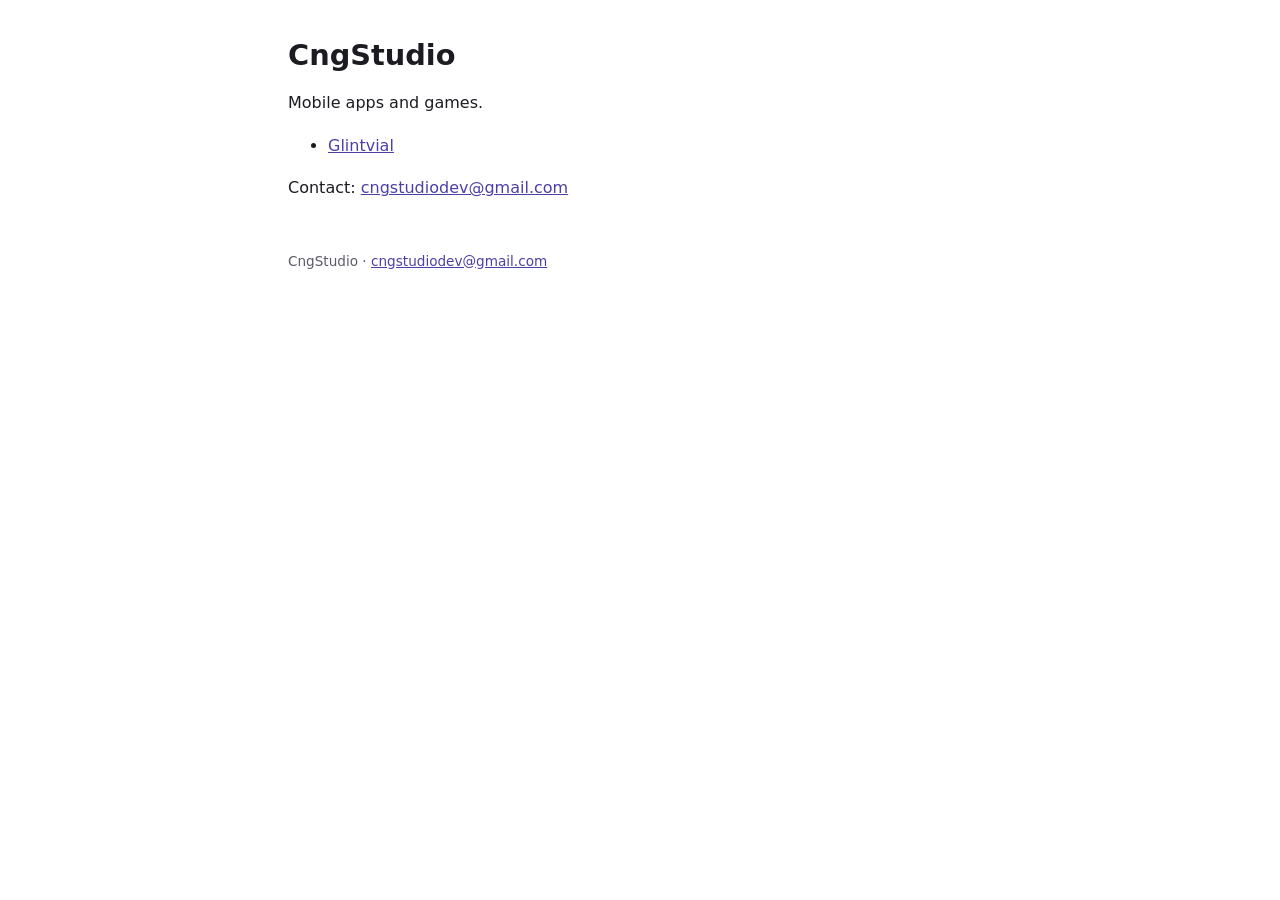
<file: index.html>
<!doctype html>
<html lang="en">
<head>
<meta charset="utf-8">
<meta name="viewport" content="width=device-width,initial-scale=1">
<title>CngStudio</title>
<meta name="description" content="CngStudio mobile apps and games.">
<meta name="robots" content="index,follow">
<link rel="stylesheet" href="/assets/style.css">
</head>
<body>
<main>
<p class="nav"></p>
<h1>CngStudio</h1><p>Mobile apps and games.</p><ul><li><a href="/glintvial/">Glintvial</a></li></ul><p>Contact: <a href="mailto:cngstudiodev@gmail.com">cngstudiodev@gmail.com</a></p>
<footer>CngStudio &middot; <a href="mailto:cngstudiodev@gmail.com">cngstudiodev@gmail.com</a></footer>
</main>
</body>
</html>
</file>
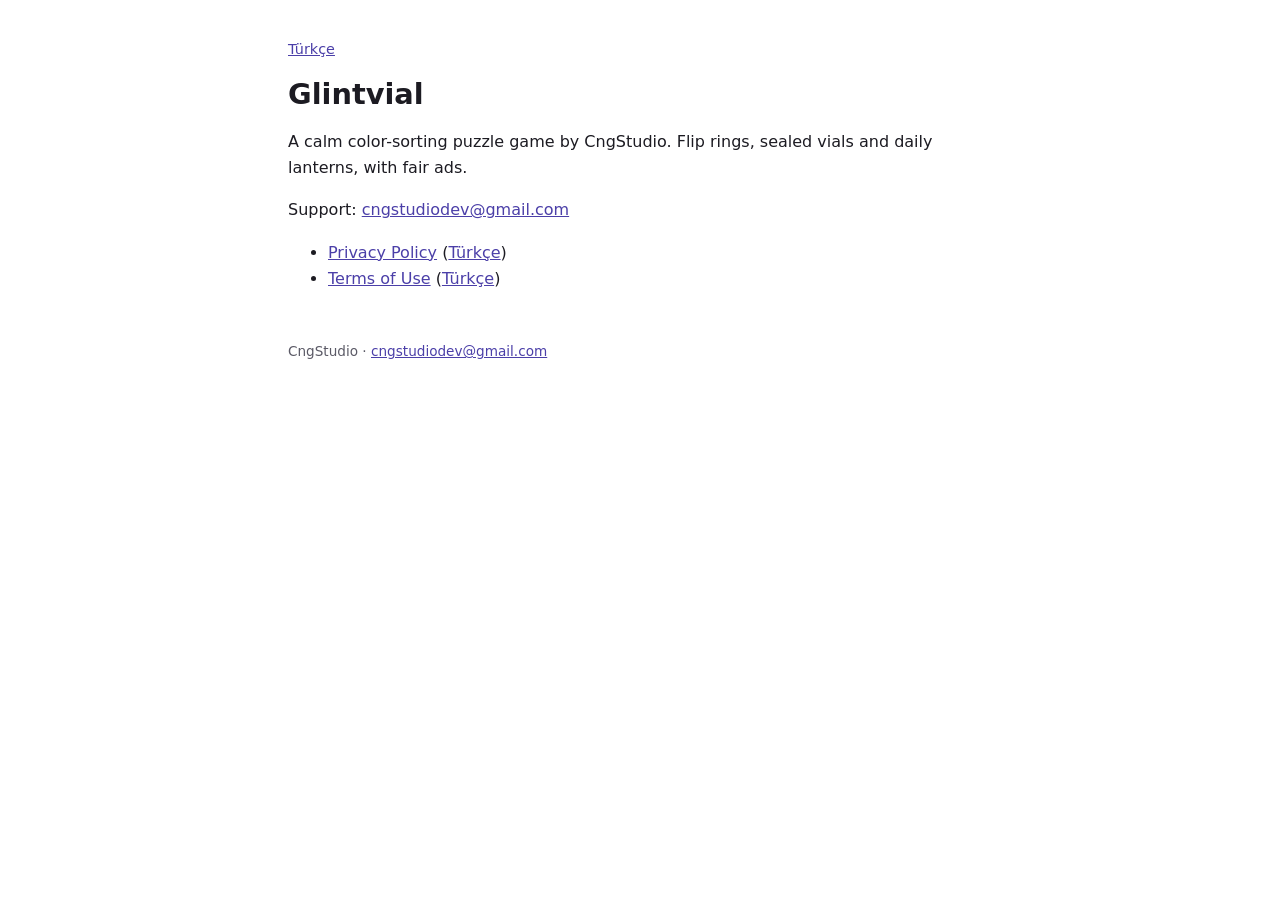
<file: glintvial/index.html>
<!doctype html>
<html lang="en">
<head>
<meta charset="utf-8">
<meta name="viewport" content="width=device-width,initial-scale=1">
<title>Glintvial by CngStudio</title>
<meta name="description" content="Glintvial support and legal documents.">
<meta name="robots" content="index,follow">
<link rel="alternate" hreflang="tr" href="https://cngstudiodev.github.io/glintvial/tr/">
<link rel="stylesheet" href="/assets/style.css">
</head>
<body>
<main>
<p class="nav"><a href="/glintvial/tr/">Türkçe</a></p>
<h1>Glintvial</h1>
<p>A calm color-sorting puzzle game by CngStudio. Flip rings, sealed vials and daily lanterns, with fair ads.</p>
<p>Support: <a href="mailto:cngstudiodev@gmail.com">cngstudiodev@gmail.com</a></p>
<ul><li><a href="/glintvial/privacy/">Privacy Policy</a> (<a href="/glintvial/privacy/tr/">Türkçe</a>)</li><li><a href="/glintvial/terms/">Terms of Use</a> (<a href="/glintvial/terms/tr/">Türkçe</a>)</li></ul>
<footer>CngStudio &middot; <a href="mailto:cngstudiodev@gmail.com">cngstudiodev@gmail.com</a></footer>
</main>
</body>
</html>
</file>
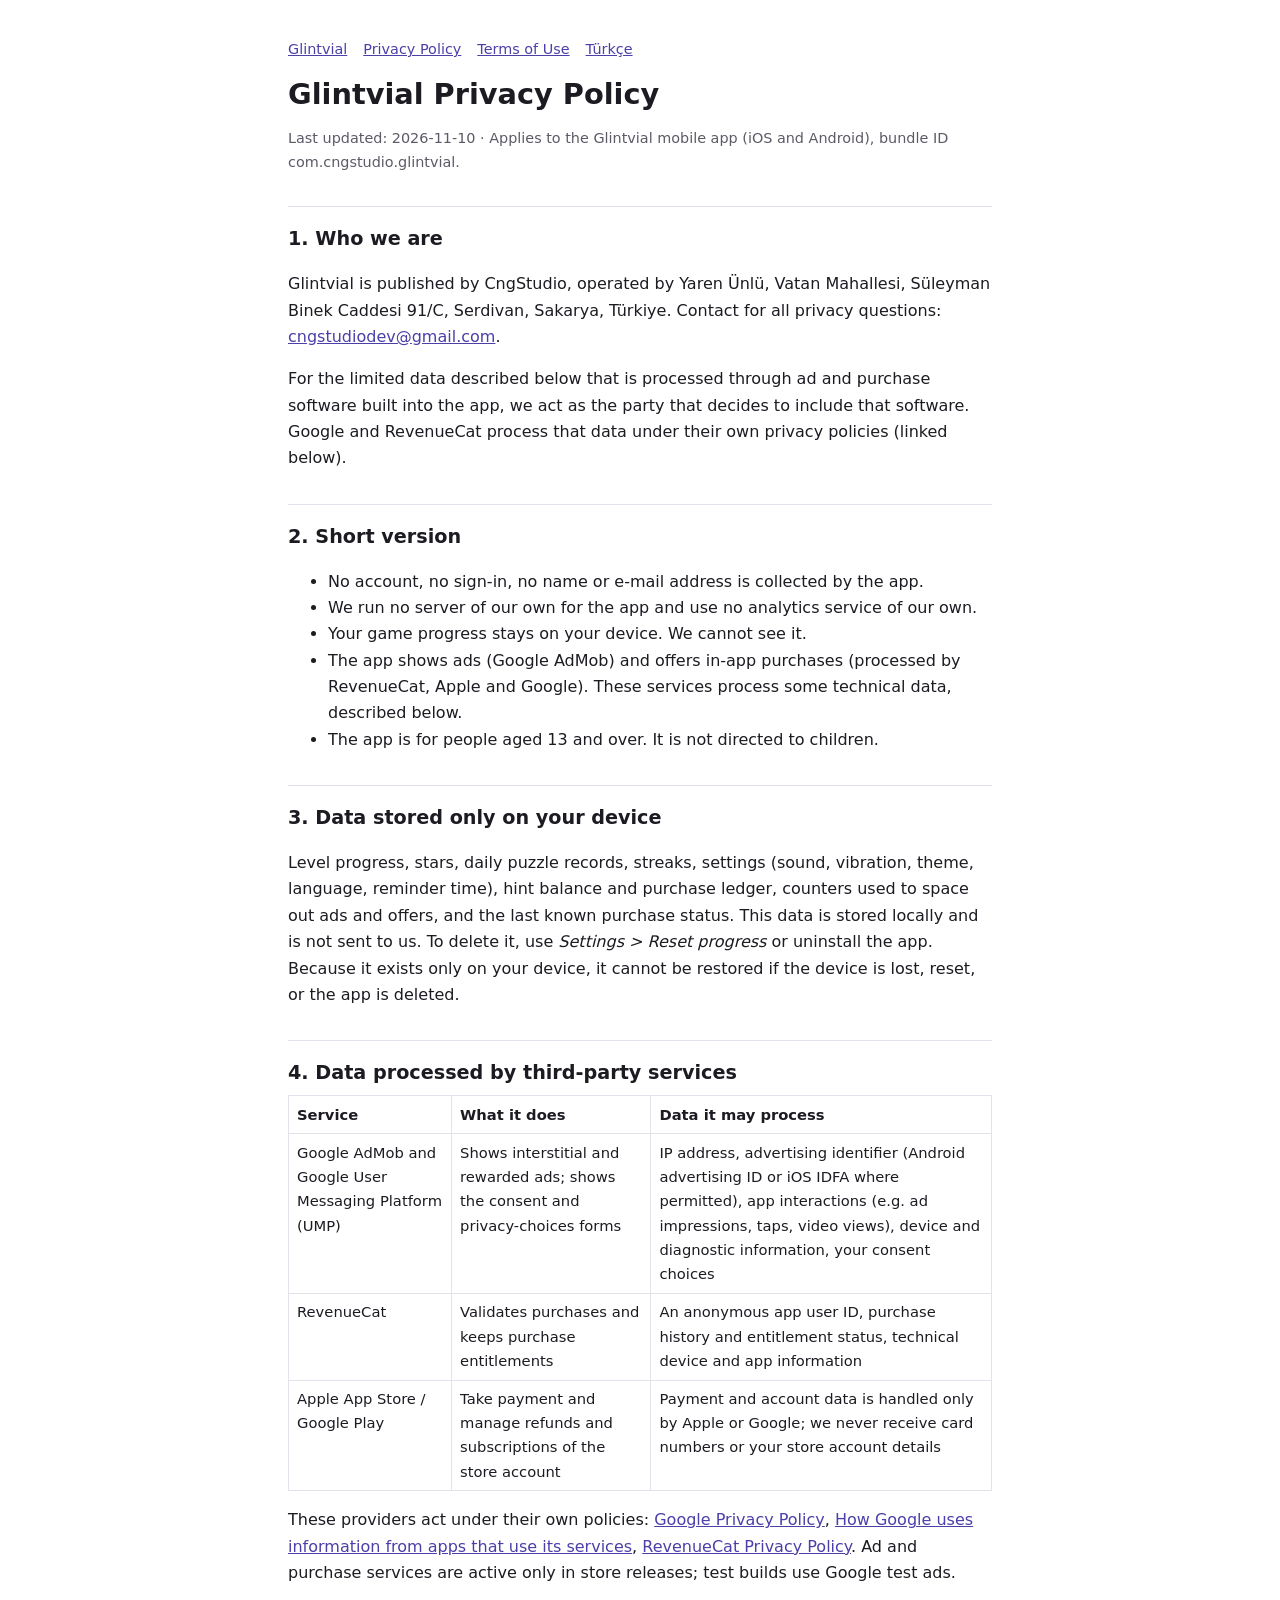
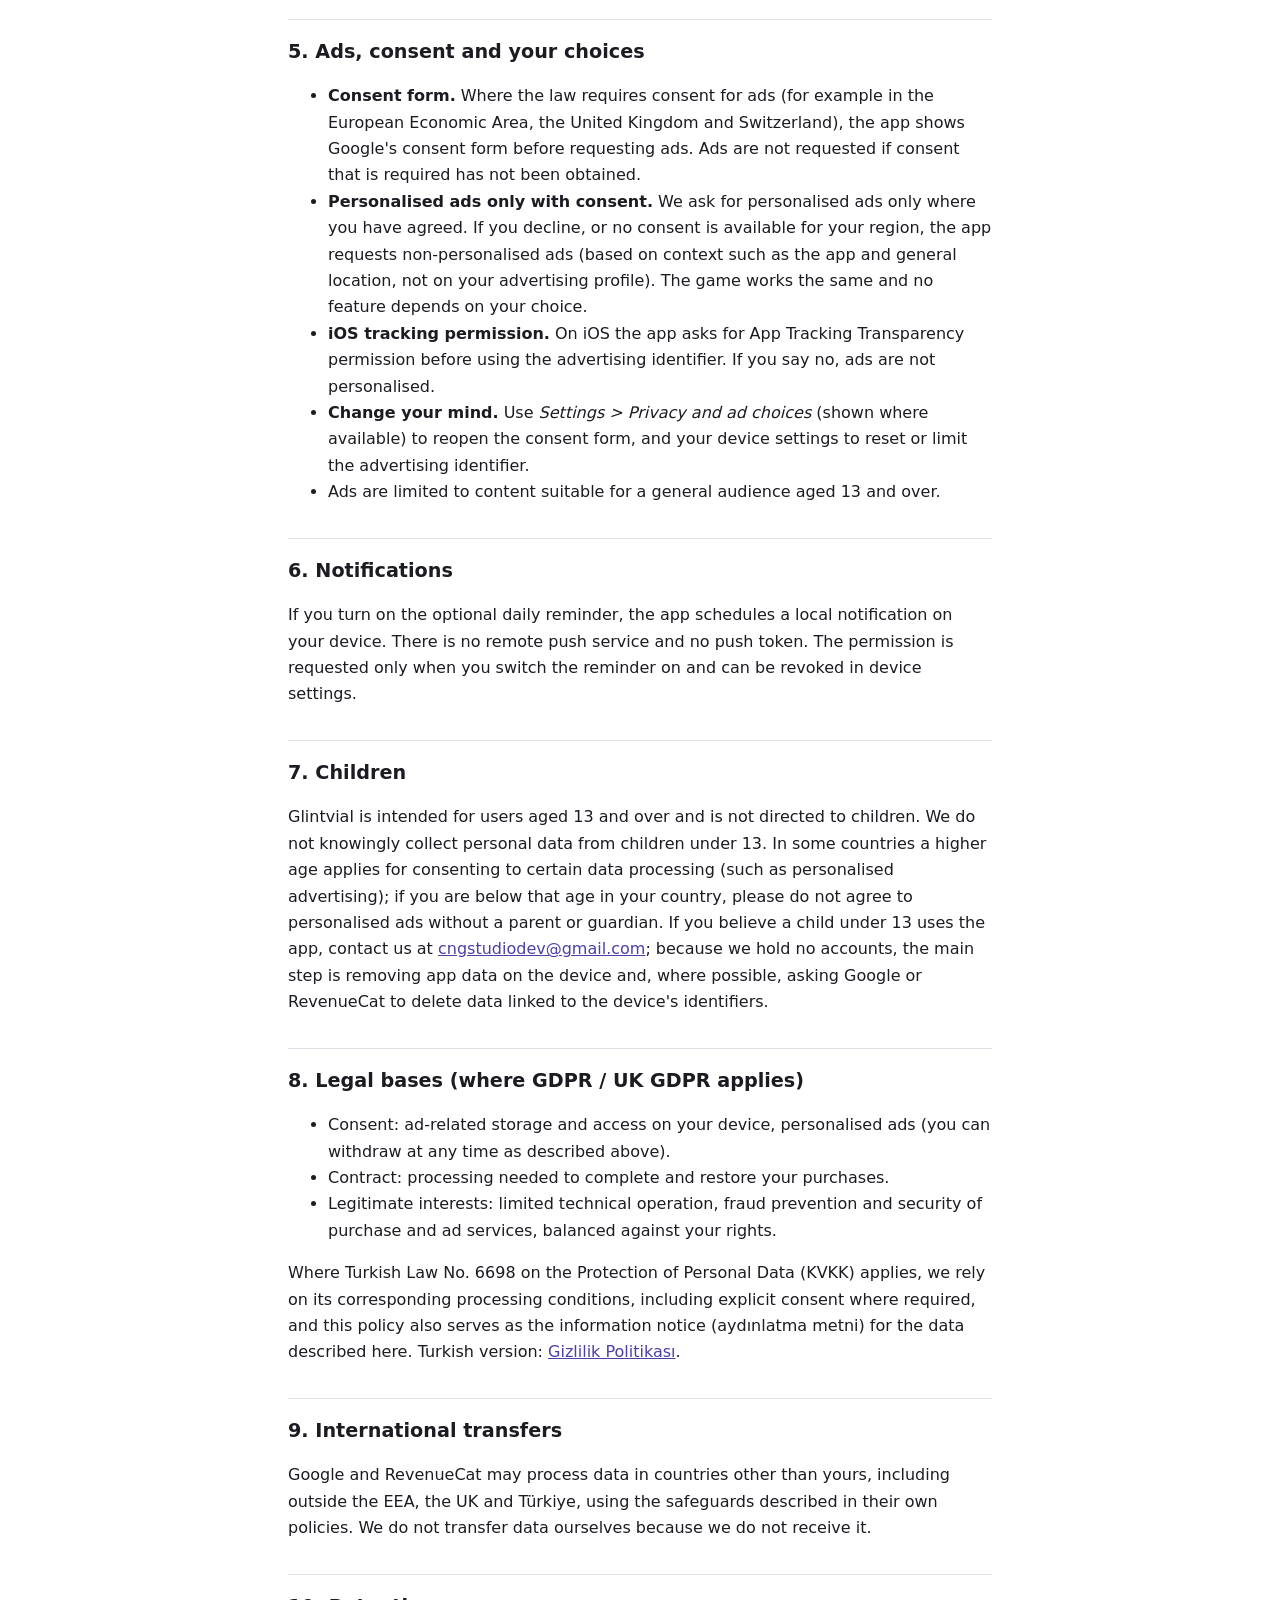
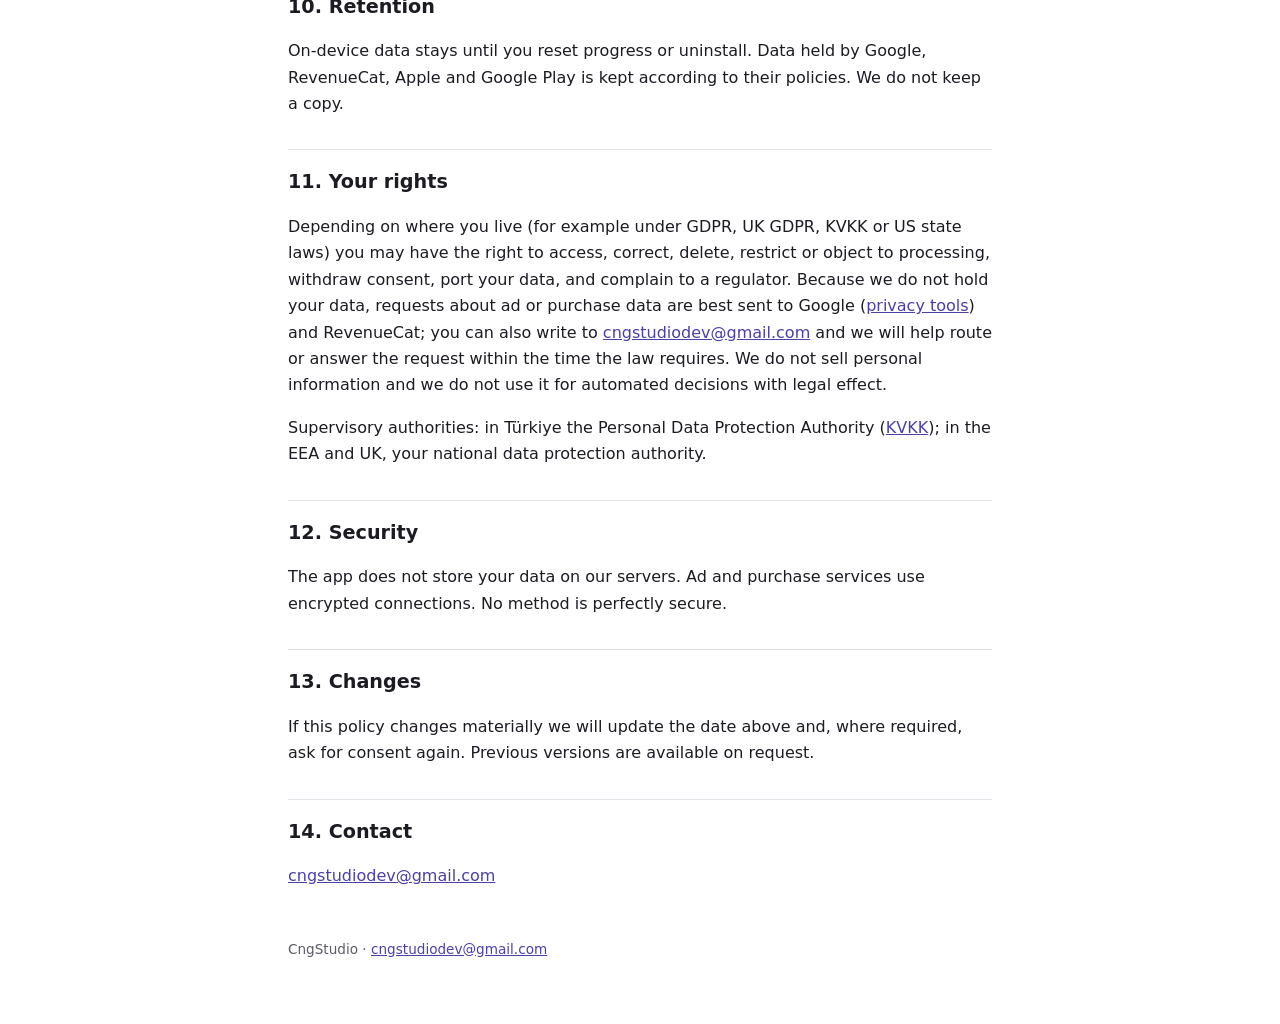
<file: glintvial/privacy/index.html>
<!doctype html>
<html lang="en">
<head>
<meta charset="utf-8">
<meta name="viewport" content="width=device-width,initial-scale=1">
<title>Glintvial Privacy Policy</title>
<meta name="description" content="Privacy Policy for the Glintvial mobile app by CngStudio.">
<meta name="robots" content="index,follow">
<link rel="alternate" hreflang="tr" href="https://cngstudiodev.github.io/glintvial/privacy/tr/">
<link rel="stylesheet" href="/assets/style.css">
</head>
<body>
<main>
<p class="nav"><a href="/glintvial/">Glintvial</a><a href="/glintvial/privacy/">Privacy Policy</a><a href="/glintvial/terms/">Terms of Use</a><a href="/glintvial/privacy/tr/">Türkçe</a></p>
<h1>Glintvial Privacy Policy</h1>
<p class="meta">Last updated: 2026-11-10 &middot; Applies to the Glintvial mobile app (iOS and Android), bundle ID com.cngstudio.glintvial.</p>

<h2>1. Who we are</h2>
<p>Glintvial is published by CngStudio, operated by Yaren Ünlü, Vatan Mahallesi, Süleyman Binek Caddesi 91/C, Serdivan, Sakarya, Türkiye. Contact for all privacy questions: <a href="mailto:cngstudiodev@gmail.com">cngstudiodev@gmail.com</a>.</p>
<p>For the limited data described below that is processed through ad and purchase software built into the app, we act as the party that decides to include that software. Google and RevenueCat process that data under their own privacy policies (linked below).</p>

<h2>2. Short version</h2>
<ul>
<li>No account, no sign-in, no name or e-mail address is collected by the app.</li>
<li>We run no server of our own for the app and use no analytics service of our own.</li>
<li>Your game progress stays on your device. We cannot see it.</li>
<li>The app shows ads (Google AdMob) and offers in-app purchases (processed by RevenueCat, Apple and Google). These services process some technical data, described below.</li>
<li>The app is for people aged 13 and over. It is not directed to children.</li>
</ul>

<h2>3. Data stored only on your device</h2>
<p>Level progress, stars, daily puzzle records, streaks, settings (sound, vibration, theme, language, reminder time), hint balance and purchase ledger, counters used to space out ads and offers, and the last known purchase status. This data is stored locally and is not sent to us. To delete it, use <em>Settings &gt; Reset progress</em> or uninstall the app. Because it exists only on your device, it cannot be restored if the device is lost, reset, or the app is deleted.</p>

<h2>4. Data processed by third-party services</h2>
<table>
<tr><th>Service</th><th>What it does</th><th>Data it may process</th></tr>
<tr><td>Google AdMob and Google User Messaging Platform (UMP)</td><td>Shows interstitial and rewarded ads; shows the consent and privacy-choices forms</td><td>IP address, advertising identifier (Android advertising ID or iOS IDFA where permitted), app interactions (e.g. ad impressions, taps, video views), device and diagnostic information, your consent choices</td></tr>
<tr><td>RevenueCat</td><td>Validates purchases and keeps purchase entitlements</td><td>An anonymous app user ID, purchase history and entitlement status, technical device and app information</td></tr>
<tr><td>Apple App Store / Google Play</td><td>Take payment and manage refunds and subscriptions of the store account</td><td>Payment and account data is handled only by Apple or Google; we never receive card numbers or your store account details</td></tr>
</table>
<p>These providers act under their own policies: <a href="https://policies.google.com/privacy">Google Privacy Policy</a>, <a href="https://policies.google.com/technologies/partner-sites">How Google uses information from apps that use its services</a>, <a href="https://www.revenuecat.com/privacy/">RevenueCat Privacy Policy</a>. Ad and purchase services are active only in store releases; test builds use Google test ads.</p>

<h2>5. Ads, consent and your choices</h2>
<ul>
<li><strong>Consent form.</strong> Where the law requires consent for ads (for example in the European Economic Area, the United Kingdom and Switzerland), the app shows Google's consent form before requesting ads. Ads are not requested if consent that is required has not been obtained.</li>
<li><strong>Personalised ads only with consent.</strong> We ask for personalised ads only where you have agreed. If you decline, or no consent is available for your region, the app requests non-personalised ads (based on context such as the app and general location, not on your advertising profile). The game works the same and no feature depends on your choice.</li>
<li><strong>iOS tracking permission.</strong> On iOS the app asks for App Tracking Transparency permission before using the advertising identifier. If you say no, ads are not personalised.</li>
<li><strong>Change your mind.</strong> Use <em>Settings &gt; Privacy and ad choices</em> (shown where available) to reopen the consent form, and your device settings to reset or limit the advertising identifier.</li>
<li>Ads are limited to content suitable for a general audience aged 13 and over.</li>
</ul>

<h2>6. Notifications</h2>
<p>If you turn on the optional daily reminder, the app schedules a local notification on your device. There is no remote push service and no push token. The permission is requested only when you switch the reminder on and can be revoked in device settings.</p>

<h2>7. Children</h2>
<p>Glintvial is intended for users aged 13 and over and is not directed to children. We do not knowingly collect personal data from children under 13. In some countries a higher age applies for consenting to certain data processing (such as personalised advertising); if you are below that age in your country, please do not agree to personalised ads without a parent or guardian. If you believe a child under 13 uses the app, contact us at <a href="mailto:cngstudiodev@gmail.com">cngstudiodev@gmail.com</a>; because we hold no accounts, the main step is removing app data on the device and, where possible, asking Google or RevenueCat to delete data linked to the device's identifiers.</p>

<h2>8. Legal bases (where GDPR / UK GDPR applies)</h2>
<ul>
<li>Consent: ad-related storage and access on your device, personalised ads (you can withdraw at any time as described above).</li>
<li>Contract: processing needed to complete and restore your purchases.</li>
<li>Legitimate interests: limited technical operation, fraud prevention and security of purchase and ad services, balanced against your rights.</li>
</ul>
<p>Where Turkish Law No. 6698 on the Protection of Personal Data (KVKK) applies, we rely on its corresponding processing conditions, including explicit consent where required, and this policy also serves as the information notice (aydınlatma metni) for the data described here. Turkish version: <a href="/glintvial/privacy/tr/">Gizlilik Politikası</a>.</p>

<h2>9. International transfers</h2>
<p>Google and RevenueCat may process data in countries other than yours, including outside the EEA, the UK and Türkiye, using the safeguards described in their own policies. We do not transfer data ourselves because we do not receive it.</p>

<h2>10. Retention</h2>
<p>On-device data stays until you reset progress or uninstall. Data held by Google, RevenueCat, Apple and Google Play is kept according to their policies. We do not keep a copy.</p>

<h2>11. Your rights</h2>
<p>Depending on where you live (for example under GDPR, UK GDPR, KVKK or US state laws) you may have the right to access, correct, delete, restrict or object to processing, withdraw consent, port your data, and complain to a regulator. Because we do not hold your data, requests about ad or purchase data are best sent to Google (<a href="https://policies.google.com/privacy">privacy tools</a>) and RevenueCat; you can also write to <a href="mailto:cngstudiodev@gmail.com">cngstudiodev@gmail.com</a> and we will help route or answer the request within the time the law requires. We do not sell personal information and we do not use it for automated decisions with legal effect.</p>
<p>Supervisory authorities: in Türkiye the Personal Data Protection Authority (<a href="https://www.kvkk.gov.tr/">KVKK</a>); in the EEA and UK, your national data protection authority.</p>

<h2>12. Security</h2>
<p>The app does not store your data on our servers. Ad and purchase services use encrypted connections. No method is perfectly secure.</p>

<h2>13. Changes</h2>
<p>If this policy changes materially we will update the date above and, where required, ask for consent again. Previous versions are available on request.</p>

<h2>14. Contact</h2>
<p><a href="mailto:cngstudiodev@gmail.com">cngstudiodev@gmail.com</a></p>
<footer>CngStudio &middot; <a href="mailto:cngstudiodev@gmail.com">cngstudiodev@gmail.com</a></footer>
</main>
</body>
</html>
</file>
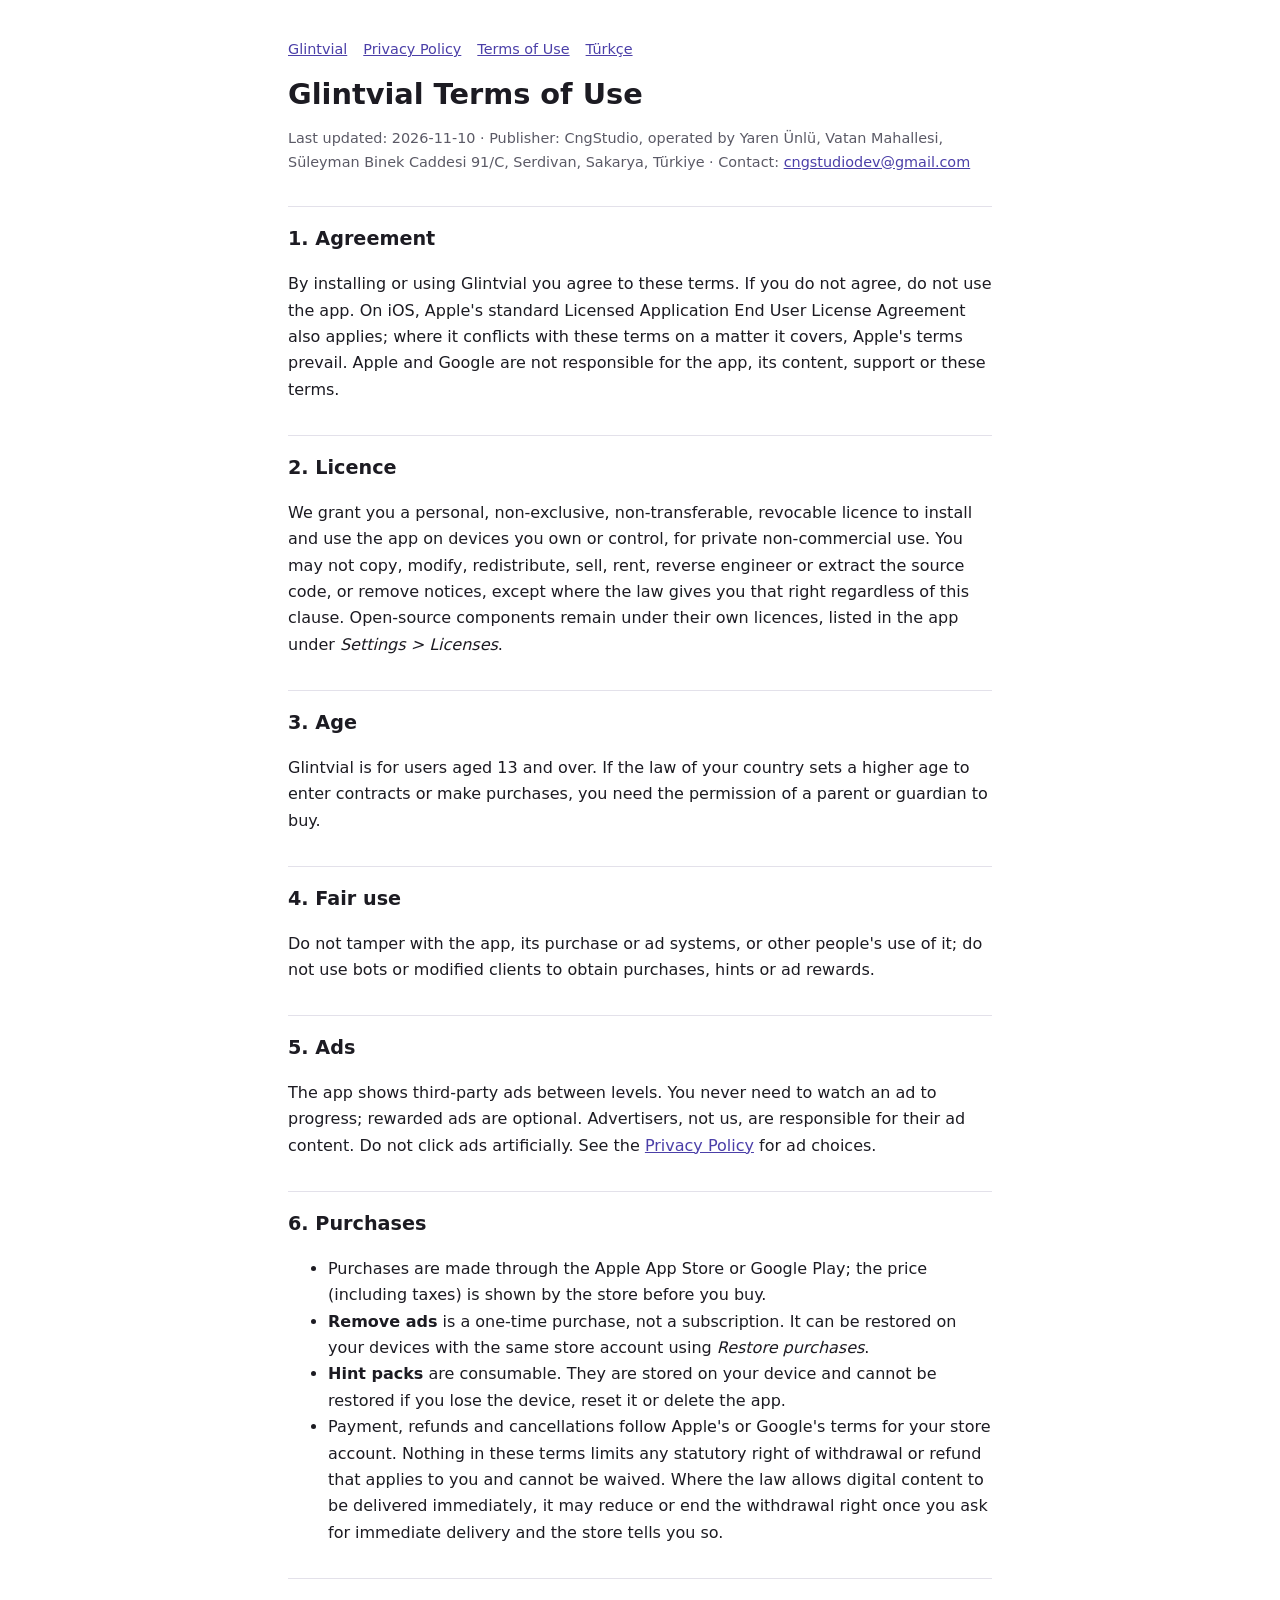
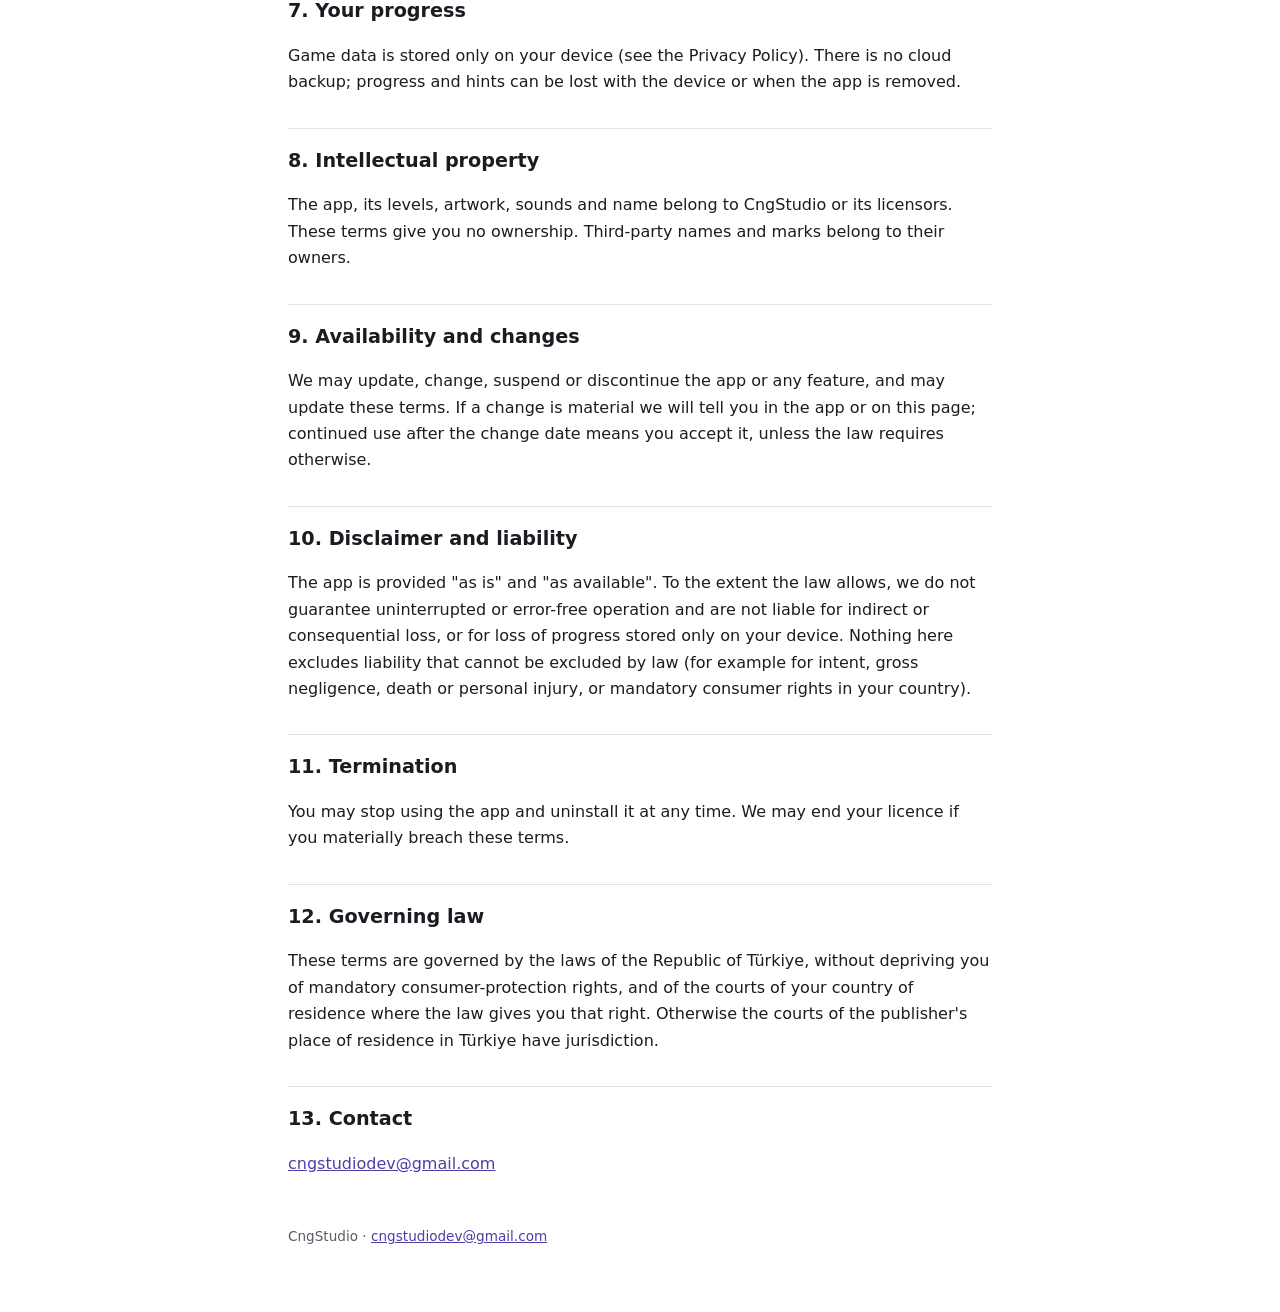
<file: glintvial/terms/index.html>
<!doctype html>
<html lang="en">
<head>
<meta charset="utf-8">
<meta name="viewport" content="width=device-width,initial-scale=1">
<title>Glintvial Terms of Use</title>
<meta name="description" content="Terms of Use for the Glintvial mobile app by CngStudio.">
<meta name="robots" content="index,follow">
<link rel="alternate" hreflang="tr" href="https://cngstudiodev.github.io/glintvial/terms/tr/">
<link rel="stylesheet" href="/assets/style.css">
</head>
<body>
<main>
<p class="nav"><a href="/glintvial/">Glintvial</a><a href="/glintvial/privacy/">Privacy Policy</a><a href="/glintvial/terms/">Terms of Use</a><a href="/glintvial/terms/tr/">Türkçe</a></p>
<h1>Glintvial Terms of Use</h1>
<p class="meta">Last updated: 2026-11-10 &middot; Publisher: CngStudio, operated by Yaren Ünlü, Vatan Mahallesi, Süleyman Binek Caddesi 91/C, Serdivan, Sakarya, Türkiye &middot; Contact: <a href="mailto:cngstudiodev@gmail.com">cngstudiodev@gmail.com</a></p>

<h2>1. Agreement</h2>
<p>By installing or using Glintvial you agree to these terms. If you do not agree, do not use the app. On iOS, Apple's standard Licensed Application End User License Agreement also applies; where it conflicts with these terms on a matter it covers, Apple's terms prevail. Apple and Google are not responsible for the app, its content, support or these terms.</p>

<h2>2. Licence</h2>
<p>We grant you a personal, non-exclusive, non-transferable, revocable licence to install and use the app on devices you own or control, for private non-commercial use. You may not copy, modify, redistribute, sell, rent, reverse engineer or extract the source code, or remove notices, except where the law gives you that right regardless of this clause. Open-source components remain under their own licences, listed in the app under <em>Settings &gt; Licenses</em>.</p>

<h2>3. Age</h2>
<p>Glintvial is for users aged 13 and over. If the law of your country sets a higher age to enter contracts or make purchases, you need the permission of a parent or guardian to buy.</p>

<h2>4. Fair use</h2>
<p>Do not tamper with the app, its purchase or ad systems, or other people's use of it; do not use bots or modified clients to obtain purchases, hints or ad rewards.</p>

<h2>5. Ads</h2>
<p>The app shows third-party ads between levels. You never need to watch an ad to progress; rewarded ads are optional. Advertisers, not us, are responsible for their ad content. Do not click ads artificially. See the <a href="/glintvial/privacy/">Privacy Policy</a> for ad choices.</p>

<h2>6. Purchases</h2>
<ul>
<li>Purchases are made through the Apple App Store or Google Play; the price (including taxes) is shown by the store before you buy.</li>
<li><strong>Remove ads</strong> is a one-time purchase, not a subscription. It can be restored on your devices with the same store account using <em>Restore purchases</em>.</li>
<li><strong>Hint packs</strong> are consumable. They are stored on your device and cannot be restored if you lose the device, reset it or delete the app.</li>
<li>Payment, refunds and cancellations follow Apple's or Google's terms for your store account. Nothing in these terms limits any statutory right of withdrawal or refund that applies to you and cannot be waived. Where the law allows digital content to be delivered immediately, it may reduce or end the withdrawal right once you ask for immediate delivery and the store tells you so.</li>
</ul>

<h2>7. Your progress</h2>
<p>Game data is stored only on your device (see the Privacy Policy). There is no cloud backup; progress and hints can be lost with the device or when the app is removed.</p>

<h2>8. Intellectual property</h2>
<p>The app, its levels, artwork, sounds and name belong to CngStudio or its licensors. These terms give you no ownership. Third-party names and marks belong to their owners.</p>

<h2>9. Availability and changes</h2>
<p>We may update, change, suspend or discontinue the app or any feature, and may update these terms. If a change is material we will tell you in the app or on this page; continued use after the change date means you accept it, unless the law requires otherwise.</p>

<h2>10. Disclaimer and liability</h2>
<p>The app is provided "as is" and "as available". To the extent the law allows, we do not guarantee uninterrupted or error-free operation and are not liable for indirect or consequential loss, or for loss of progress stored only on your device. Nothing here excludes liability that cannot be excluded by law (for example for intent, gross negligence, death or personal injury, or mandatory consumer rights in your country).</p>

<h2>11. Termination</h2>
<p>You may stop using the app and uninstall it at any time. We may end your licence if you materially breach these terms.</p>

<h2>12. Governing law</h2>
<p>These terms are governed by the laws of the Republic of Türkiye, without depriving you of mandatory consumer-protection rights, and of the courts of your country of residence where the law gives you that right. Otherwise the courts of the publisher's place of residence in Türkiye have jurisdiction.</p>

<h2>13. Contact</h2>
<p><a href="mailto:cngstudiodev@gmail.com">cngstudiodev@gmail.com</a></p>
<footer>CngStudio &middot; <a href="mailto:cngstudiodev@gmail.com">cngstudiodev@gmail.com</a></footer>
</main>
</body>
</html>
</file>
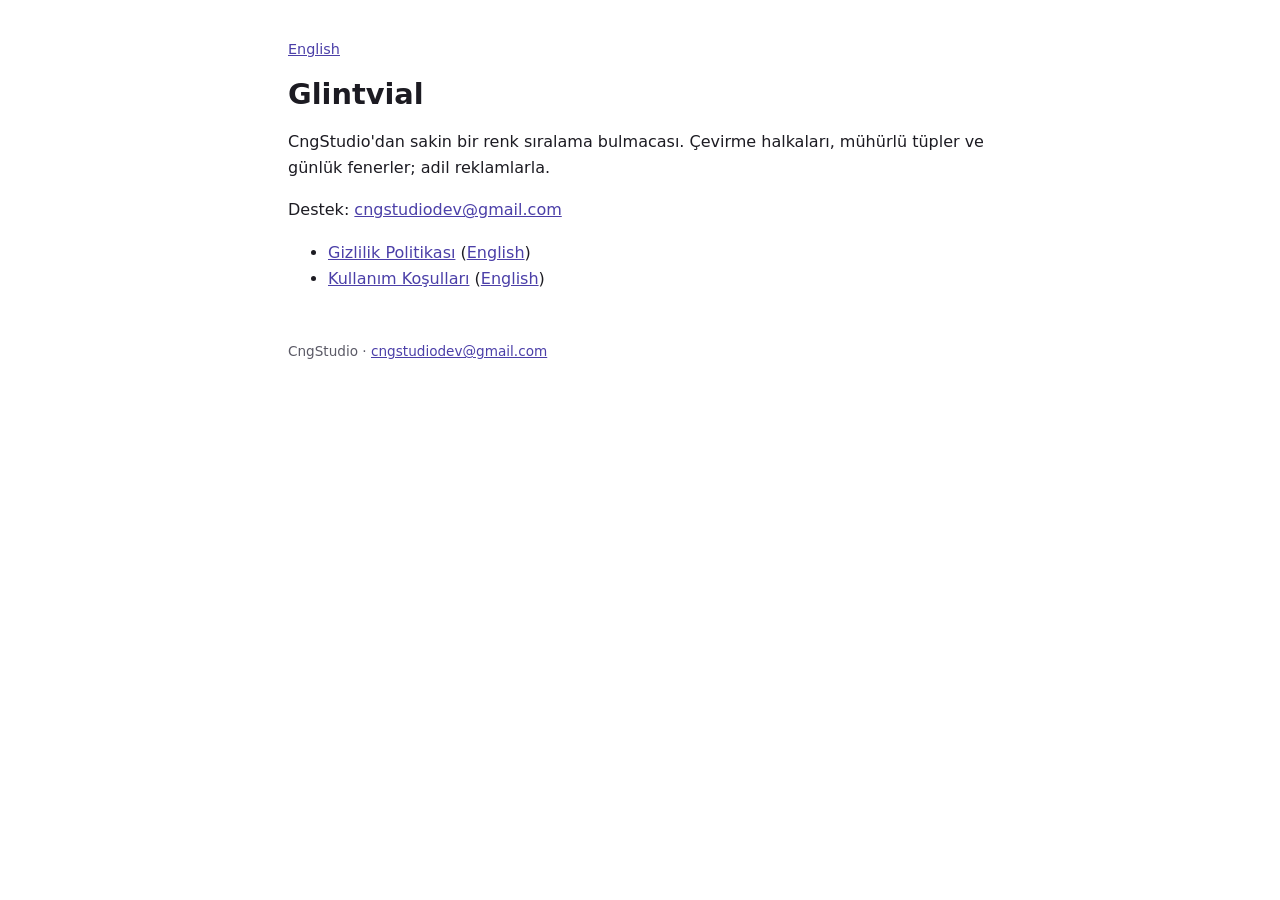
<file: glintvial/tr/index.html>
<!doctype html>
<html lang="tr">
<head>
<meta charset="utf-8">
<meta name="viewport" content="width=device-width,initial-scale=1">
<title>Glintvial - CngStudio</title>
<meta name="description" content="Glintvial destek ve hukuki belgeler.">
<meta name="robots" content="index,follow">
<link rel="alternate" hreflang="en" href="https://cngstudiodev.github.io/glintvial/">
<link rel="stylesheet" href="/assets/style.css">
</head>
<body>
<main>
<p class="nav"><a href="/glintvial/">English</a></p>
<h1>Glintvial</h1>
<p>CngStudio'dan sakin bir renk sıralama bulmacası. Çevirme halkaları, mühürlü tüpler ve günlük fenerler; adil reklamlarla.</p>
<p>Destek: <a href="mailto:cngstudiodev@gmail.com">cngstudiodev@gmail.com</a></p>
<ul><li><a href="/glintvial/privacy/tr/">Gizlilik Politikası</a> (<a href="/glintvial/privacy/">English</a>)</li><li><a href="/glintvial/terms/tr/">Kullanım Koşulları</a> (<a href="/glintvial/terms/">English</a>)</li></ul>
<footer>CngStudio &middot; <a href="mailto:cngstudiodev@gmail.com">cngstudiodev@gmail.com</a></footer>
</main>
</body>
</html>
</file>
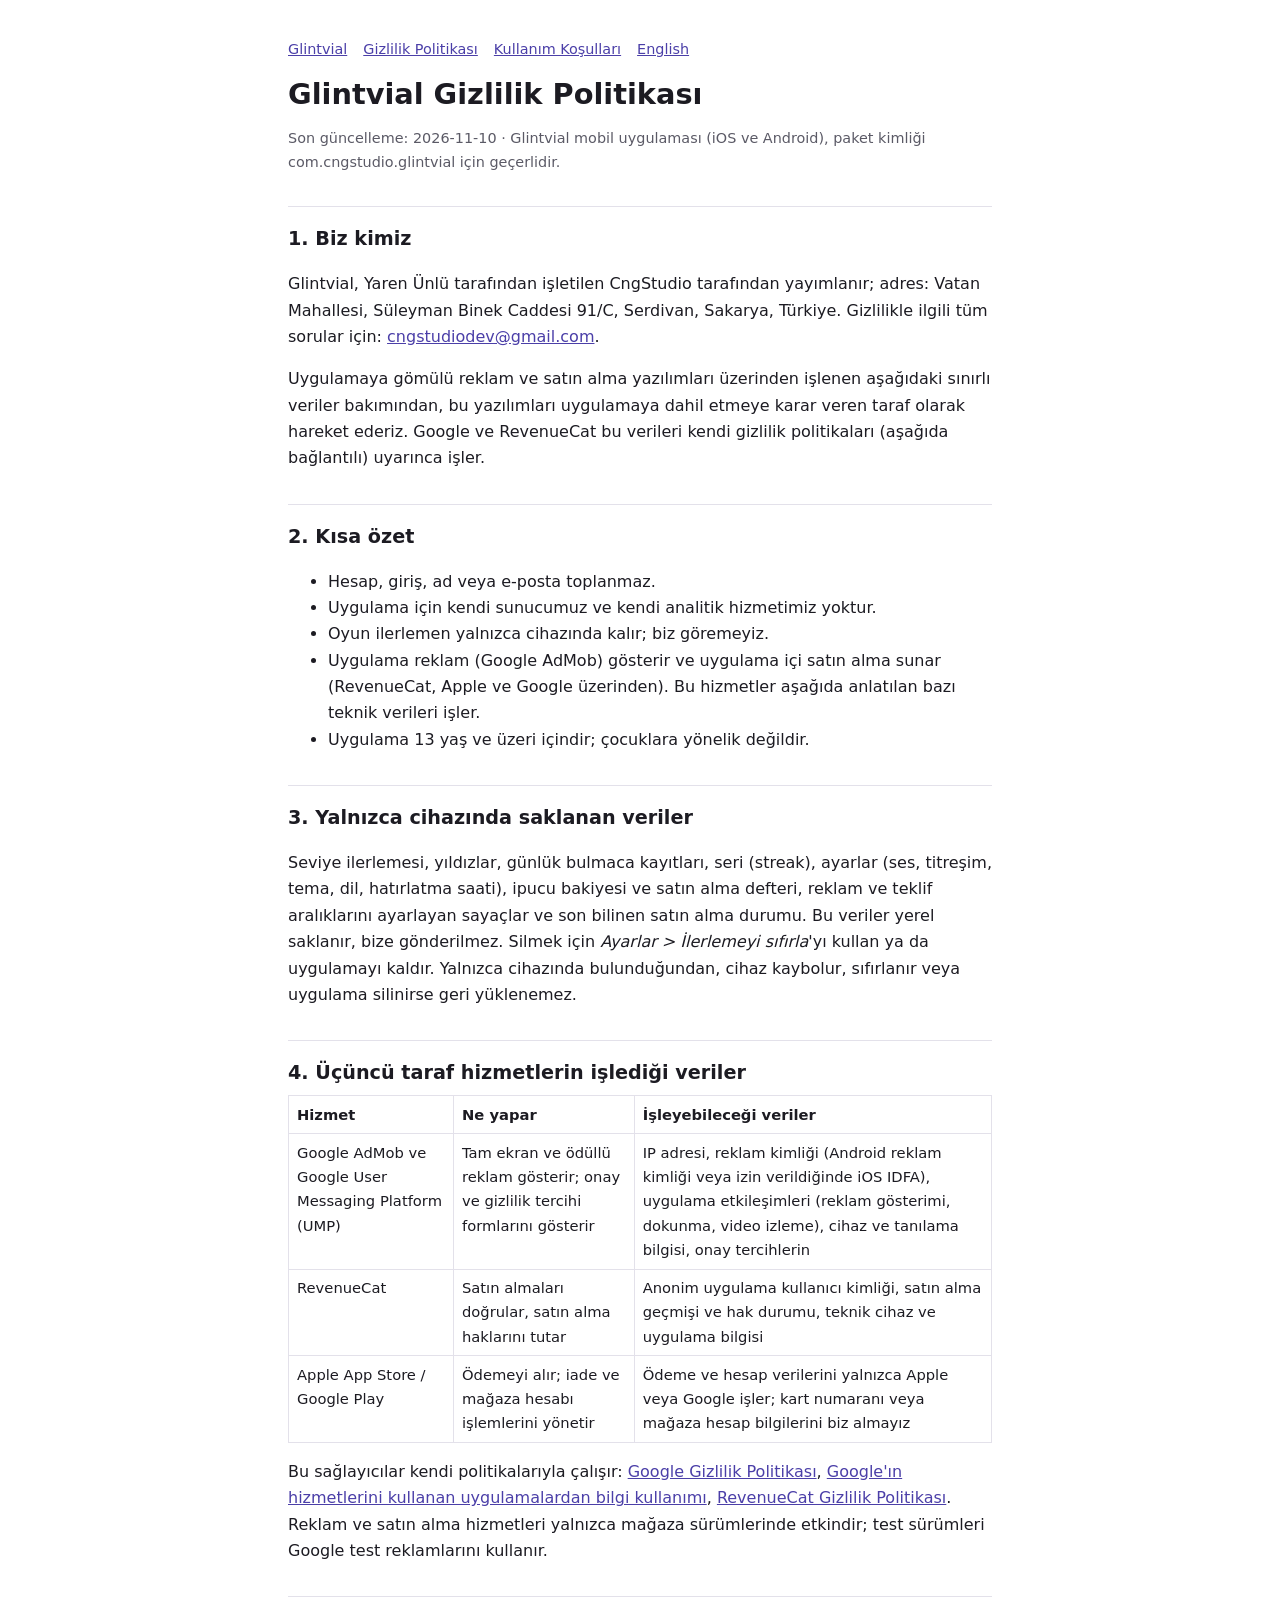
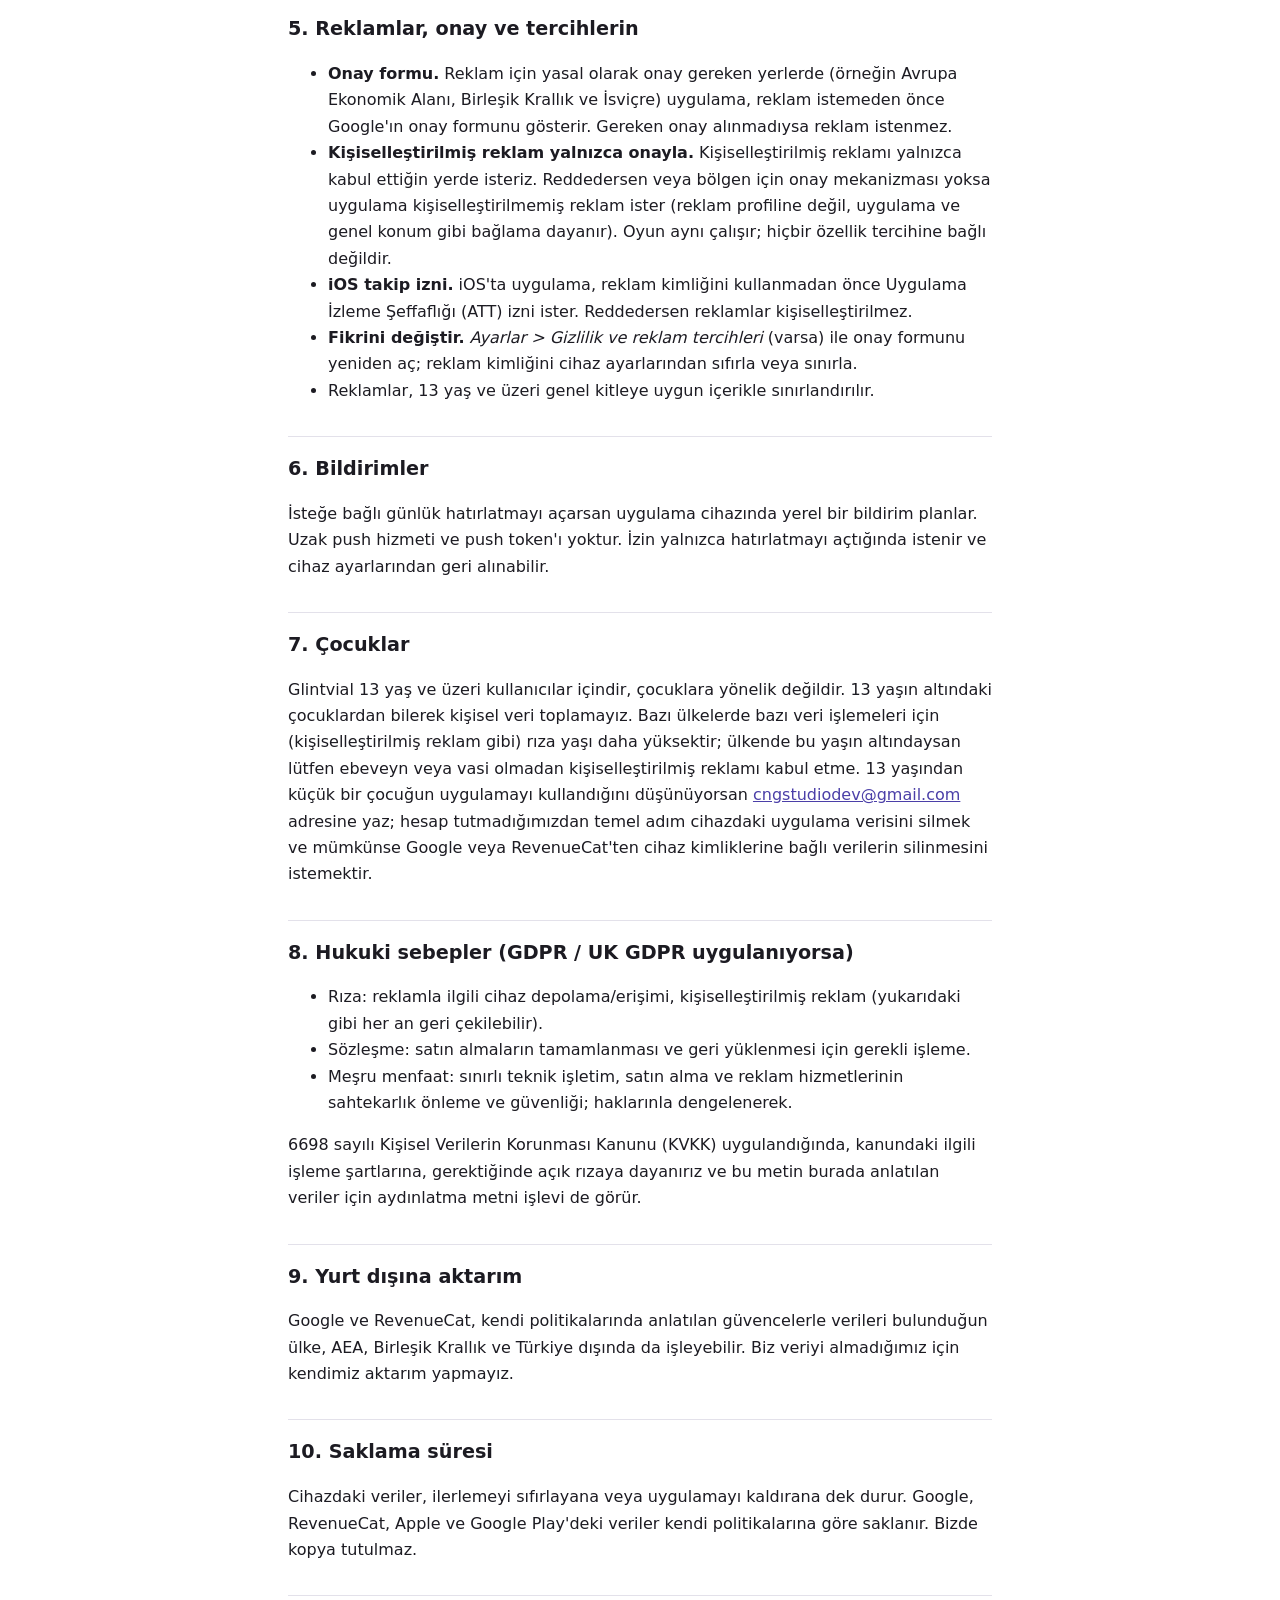
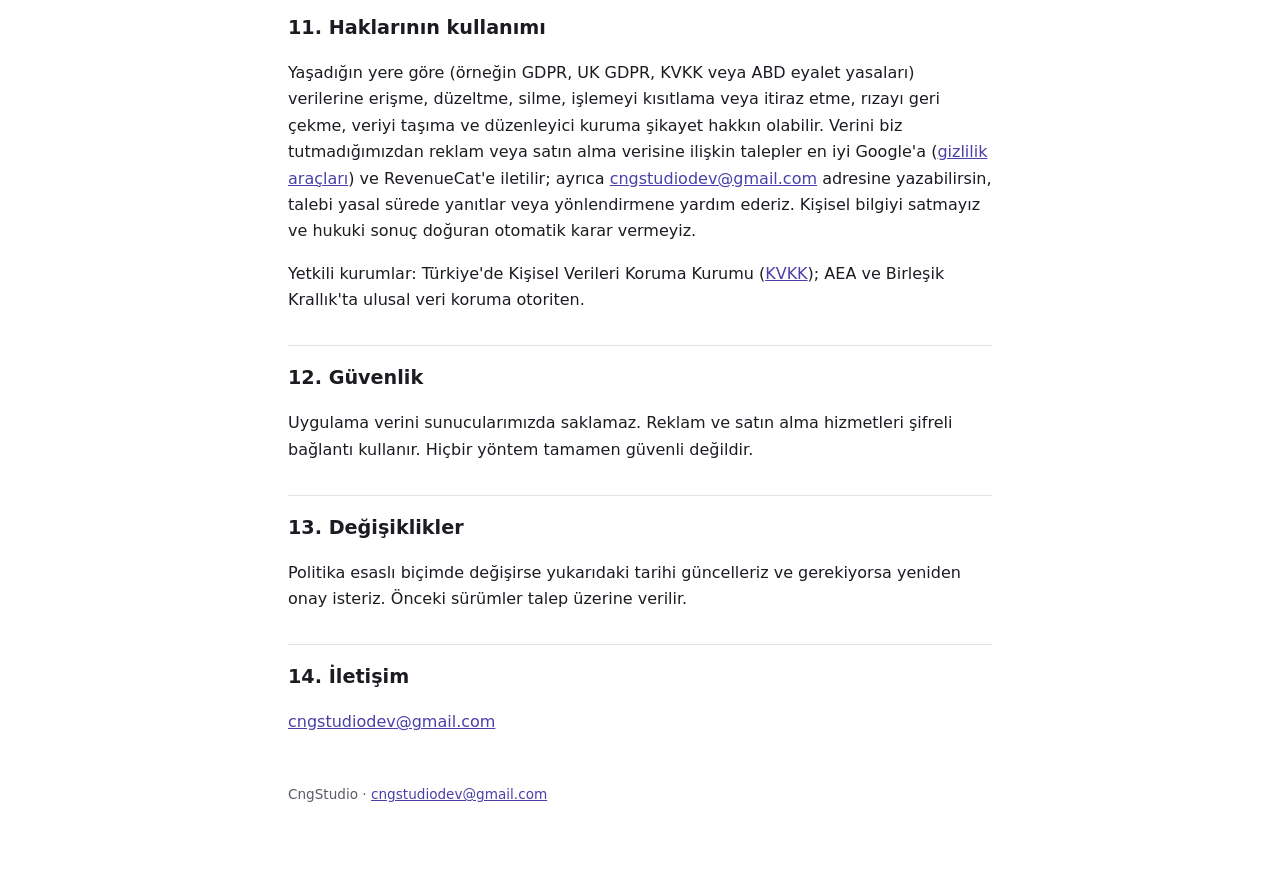
<file: glintvial/privacy/tr/index.html>
<!doctype html>
<html lang="tr">
<head>
<meta charset="utf-8">
<meta name="viewport" content="width=device-width,initial-scale=1">
<title>Glintvial Gizlilik Politikası</title>
<meta name="description" content="CngStudio tarafından yayımlanan Glintvial mobil uygulamasının Gizlilik Politikası.">
<meta name="robots" content="index,follow">
<link rel="alternate" hreflang="en" href="https://cngstudiodev.github.io/glintvial/privacy/">
<link rel="stylesheet" href="/assets/style.css">
</head>
<body>
<main>
<p class="nav"><a href="/glintvial/tr/">Glintvial</a><a href="/glintvial/privacy/tr/">Gizlilik Politikası</a><a href="/glintvial/terms/tr/">Kullanım Koşulları</a><a href="/glintvial/privacy/">English</a></p>
<h1>Glintvial Gizlilik Politikası</h1>
<p class="meta">Son güncelleme: 2026-11-10 &middot; Glintvial mobil uygulaması (iOS ve Android), paket kimliği com.cngstudio.glintvial için geçerlidir.</p>

<h2>1. Biz kimiz</h2>
<p>Glintvial, Yaren Ünlü tarafından işletilen CngStudio tarafından yayımlanır; adres: Vatan Mahallesi, Süleyman Binek Caddesi 91/C, Serdivan, Sakarya, Türkiye. Gizlilikle ilgili tüm sorular için: <a href="mailto:cngstudiodev@gmail.com">cngstudiodev@gmail.com</a>.</p>
<p>Uygulamaya gömülü reklam ve satın alma yazılımları üzerinden işlenen aşağıdaki sınırlı veriler bakımından, bu yazılımları uygulamaya dahil etmeye karar veren taraf olarak hareket ederiz. Google ve RevenueCat bu verileri kendi gizlilik politikaları (aşağıda bağlantılı) uyarınca işler.</p>

<h2>2. Kısa özet</h2>
<ul>
<li>Hesap, giriş, ad veya e-posta toplanmaz.</li>
<li>Uygulama için kendi sunucumuz ve kendi analitik hizmetimiz yoktur.</li>
<li>Oyun ilerlemen yalnızca cihazında kalır; biz göremeyiz.</li>
<li>Uygulama reklam (Google AdMob) gösterir ve uygulama içi satın alma sunar (RevenueCat, Apple ve Google üzerinden). Bu hizmetler aşağıda anlatılan bazı teknik verileri işler.</li>
<li>Uygulama 13 yaş ve üzeri içindir; çocuklara yönelik değildir.</li>
</ul>

<h2>3. Yalnızca cihazında saklanan veriler</h2>
<p>Seviye ilerlemesi, yıldızlar, günlük bulmaca kayıtları, seri (streak), ayarlar (ses, titreşim, tema, dil, hatırlatma saati), ipucu bakiyesi ve satın alma defteri, reklam ve teklif aralıklarını ayarlayan sayaçlar ve son bilinen satın alma durumu. Bu veriler yerel saklanır, bize gönderilmez. Silmek için <em>Ayarlar &gt; İlerlemeyi sıfırla</em>'yı kullan ya da uygulamayı kaldır. Yalnızca cihazında bulunduğundan, cihaz kaybolur, sıfırlanır veya uygulama silinirse geri yüklenemez.</p>

<h2>4. Üçüncü taraf hizmetlerin işlediği veriler</h2>
<table>
<tr><th>Hizmet</th><th>Ne yapar</th><th>İşleyebileceği veriler</th></tr>
<tr><td>Google AdMob ve Google User Messaging Platform (UMP)</td><td>Tam ekran ve ödüllü reklam gösterir; onay ve gizlilik tercihi formlarını gösterir</td><td>IP adresi, reklam kimliği (Android reklam kimliği veya izin verildiğinde iOS IDFA), uygulama etkileşimleri (reklam gösterimi, dokunma, video izleme), cihaz ve tanılama bilgisi, onay tercihlerin</td></tr>
<tr><td>RevenueCat</td><td>Satın almaları doğrular, satın alma haklarını tutar</td><td>Anonim uygulama kullanıcı kimliği, satın alma geçmişi ve hak durumu, teknik cihaz ve uygulama bilgisi</td></tr>
<tr><td>Apple App Store / Google Play</td><td>Ödemeyi alır; iade ve mağaza hesabı işlemlerini yönetir</td><td>Ödeme ve hesap verilerini yalnızca Apple veya Google işler; kart numaranı veya mağaza hesap bilgilerini biz almayız</td></tr>
</table>
<p>Bu sağlayıcılar kendi politikalarıyla çalışır: <a href="https://policies.google.com/privacy">Google Gizlilik Politikası</a>, <a href="https://policies.google.com/technologies/partner-sites">Google'ın hizmetlerini kullanan uygulamalardan bilgi kullanımı</a>, <a href="https://www.revenuecat.com/privacy/">RevenueCat Gizlilik Politikası</a>. Reklam ve satın alma hizmetleri yalnızca mağaza sürümlerinde etkindir; test sürümleri Google test reklamlarını kullanır.</p>

<h2>5. Reklamlar, onay ve tercihlerin</h2>
<ul>
<li><strong>Onay formu.</strong> Reklam için yasal olarak onay gereken yerlerde (örneğin Avrupa Ekonomik Alanı, Birleşik Krallık ve İsviçre) uygulama, reklam istemeden önce Google'ın onay formunu gösterir. Gereken onay alınmadıysa reklam istenmez.</li>
<li><strong>Kişiselleştirilmiş reklam yalnızca onayla.</strong> Kişiselleştirilmiş reklamı yalnızca kabul ettiğin yerde isteriz. Reddedersen veya bölgen için onay mekanizması yoksa uygulama kişiselleştirilmemiş reklam ister (reklam profiline değil, uygulama ve genel konum gibi bağlama dayanır). Oyun aynı çalışır; hiçbir özellik tercihine bağlı değildir.</li>
<li><strong>iOS takip izni.</strong> iOS'ta uygulama, reklam kimliğini kullanmadan önce Uygulama İzleme Şeffaflığı (ATT) izni ister. Reddedersen reklamlar kişiselleştirilmez.</li>
<li><strong>Fikrini değiştir.</strong> <em>Ayarlar &gt; Gizlilik ve reklam tercihleri</em> (varsa) ile onay formunu yeniden aç; reklam kimliğini cihaz ayarlarından sıfırla veya sınırla.</li>
<li>Reklamlar, 13 yaş ve üzeri genel kitleye uygun içerikle sınırlandırılır.</li>
</ul>

<h2>6. Bildirimler</h2>
<p>İsteğe bağlı günlük hatırlatmayı açarsan uygulama cihazında yerel bir bildirim planlar. Uzak push hizmeti ve push token'ı yoktur. İzin yalnızca hatırlatmayı açtığında istenir ve cihaz ayarlarından geri alınabilir.</p>

<h2>7. Çocuklar</h2>
<p>Glintvial 13 yaş ve üzeri kullanıcılar içindir, çocuklara yönelik değildir. 13 yaşın altındaki çocuklardan bilerek kişisel veri toplamayız. Bazı ülkelerde bazı veri işlemeleri için (kişiselleştirilmiş reklam gibi) rıza yaşı daha yüksektir; ülkende bu yaşın altındaysan lütfen ebeveyn veya vasi olmadan kişiselleştirilmiş reklamı kabul etme. 13 yaşından küçük bir çocuğun uygulamayı kullandığını düşünüyorsan <a href="mailto:cngstudiodev@gmail.com">cngstudiodev@gmail.com</a> adresine yaz; hesap tutmadığımızdan temel adım cihazdaki uygulama verisini silmek ve mümkünse Google veya RevenueCat'ten cihaz kimliklerine bağlı verilerin silinmesini istemektir.</p>

<h2>8. Hukuki sebepler (GDPR / UK GDPR uygulanıyorsa)</h2>
<ul>
<li>Rıza: reklamla ilgili cihaz depolama/erişimi, kişiselleştirilmiş reklam (yukarıdaki gibi her an geri çekilebilir).</li>
<li>Sözleşme: satın almaların tamamlanması ve geri yüklenmesi için gerekli işleme.</li>
<li>Meşru menfaat: sınırlı teknik işletim, satın alma ve reklam hizmetlerinin sahtekarlık önleme ve güvenliği; haklarınla dengelenerek.</li>
</ul>
<p>6698 sayılı Kişisel Verilerin Korunması Kanunu (KVKK) uygulandığında, kanundaki ilgili işleme şartlarına, gerektiğinde açık rızaya dayanırız ve bu metin burada anlatılan veriler için aydınlatma metni işlevi de görür.</p>

<h2>9. Yurt dışına aktarım</h2>
<p>Google ve RevenueCat, kendi politikalarında anlatılan güvencelerle verileri bulunduğun ülke, AEA, Birleşik Krallık ve Türkiye dışında da işleyebilir. Biz veriyi almadığımız için kendimiz aktarım yapmayız.</p>

<h2>10. Saklama süresi</h2>
<p>Cihazdaki veriler, ilerlemeyi sıfırlayana veya uygulamayı kaldırana dek durur. Google, RevenueCat, Apple ve Google Play'deki veriler kendi politikalarına göre saklanır. Bizde kopya tutulmaz.</p>

<h2>11. Haklarının kullanımı</h2>
<p>Yaşadığın yere göre (örneğin GDPR, UK GDPR, KVKK veya ABD eyalet yasaları) verilerine erişme, düzeltme, silme, işlemeyi kısıtlama veya itiraz etme, rızayı geri çekme, veriyi taşıma ve düzenleyici kuruma şikayet hakkın olabilir. Verini biz tutmadığımızdan reklam veya satın alma verisine ilişkin talepler en iyi Google'a (<a href="https://policies.google.com/privacy">gizlilik araçları</a>) ve RevenueCat'e iletilir; ayrıca <a href="mailto:cngstudiodev@gmail.com">cngstudiodev@gmail.com</a> adresine yazabilirsin, talebi yasal sürede yanıtlar veya yönlendirmene yardım ederiz. Kişisel bilgiyi satmayız ve hukuki sonuç doğuran otomatik karar vermeyiz.</p>
<p>Yetkili kurumlar: Türkiye'de Kişisel Verileri Koruma Kurumu (<a href="https://www.kvkk.gov.tr/">KVKK</a>); AEA ve Birleşik Krallık'ta ulusal veri koruma otoriten.</p>

<h2>12. Güvenlik</h2>
<p>Uygulama verini sunucularımızda saklamaz. Reklam ve satın alma hizmetleri şifreli bağlantı kullanır. Hiçbir yöntem tamamen güvenli değildir.</p>

<h2>13. Değişiklikler</h2>
<p>Politika esaslı biçimde değişirse yukarıdaki tarihi güncelleriz ve gerekiyorsa yeniden onay isteriz. Önceki sürümler talep üzerine verilir.</p>

<h2>14. İletişim</h2>
<p><a href="mailto:cngstudiodev@gmail.com">cngstudiodev@gmail.com</a></p>
<footer>CngStudio &middot; <a href="mailto:cngstudiodev@gmail.com">cngstudiodev@gmail.com</a></footer>
</main>
</body>
</html>
</file>
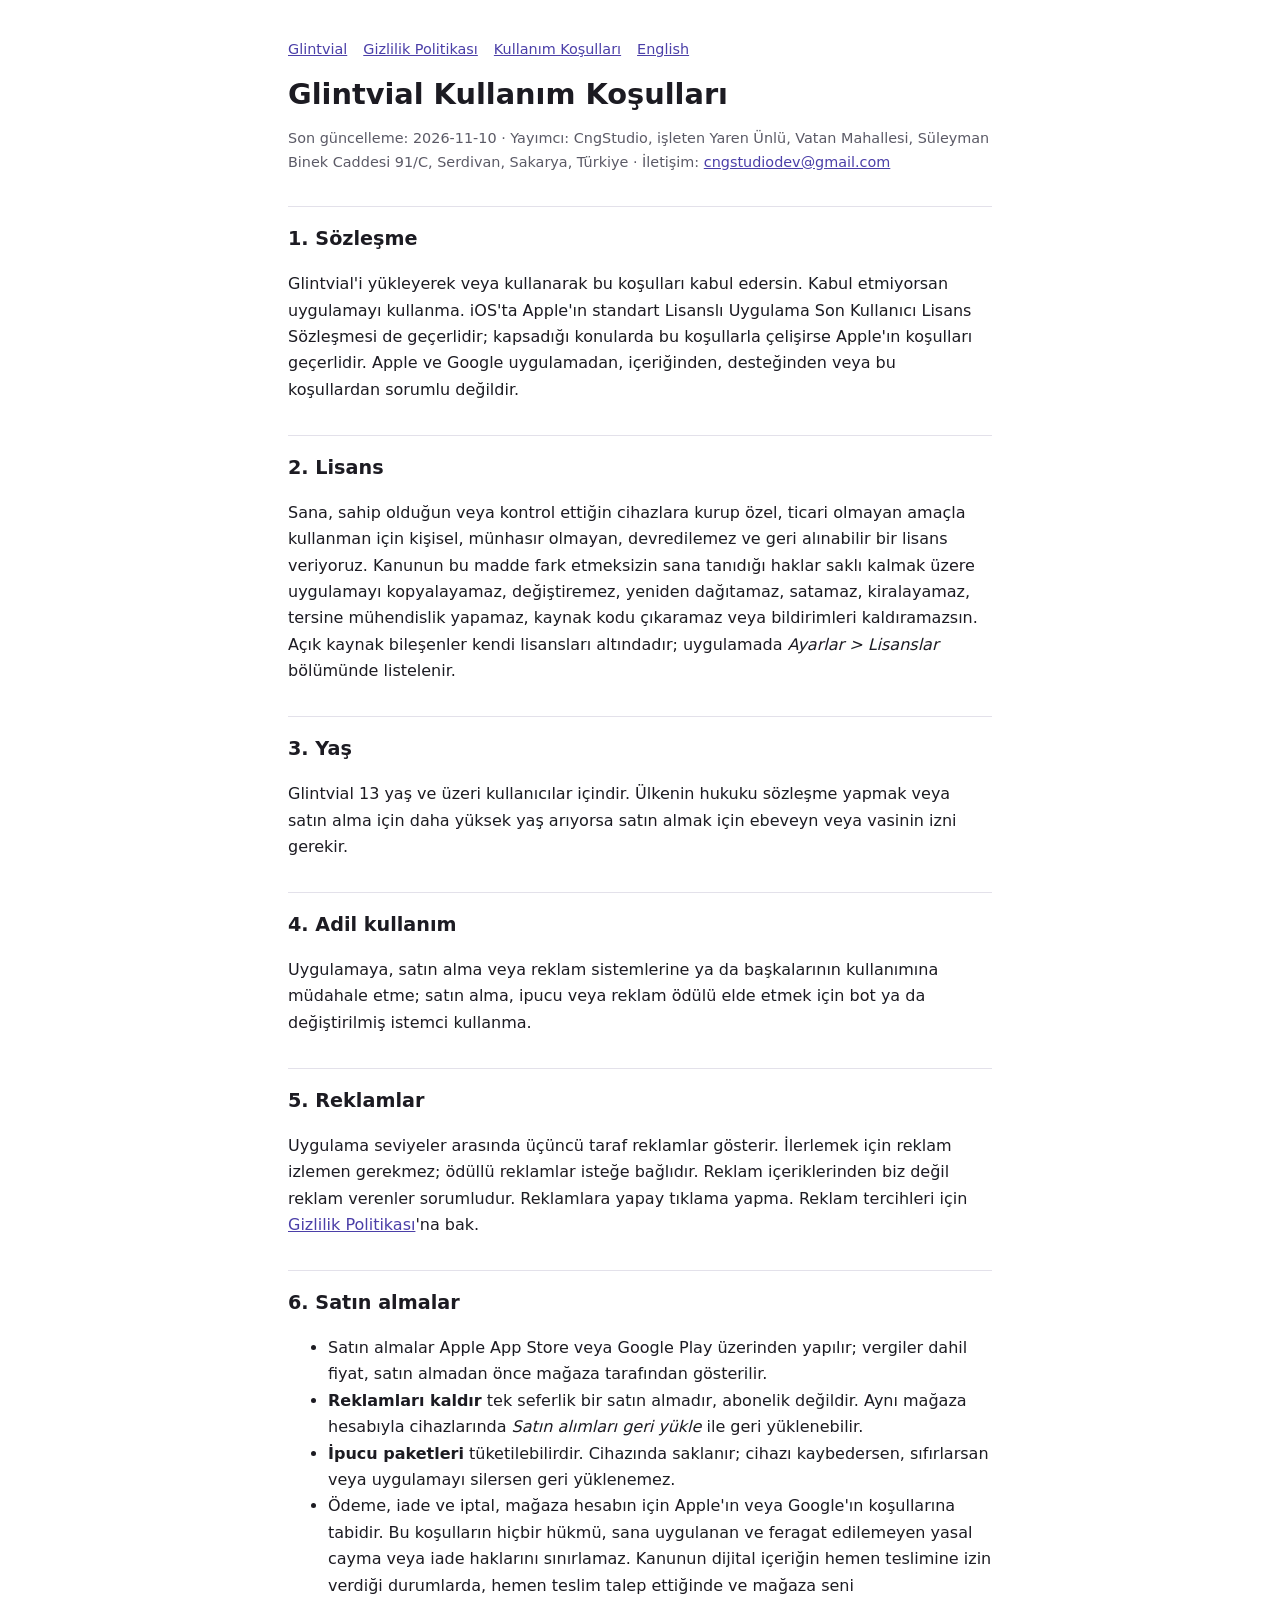
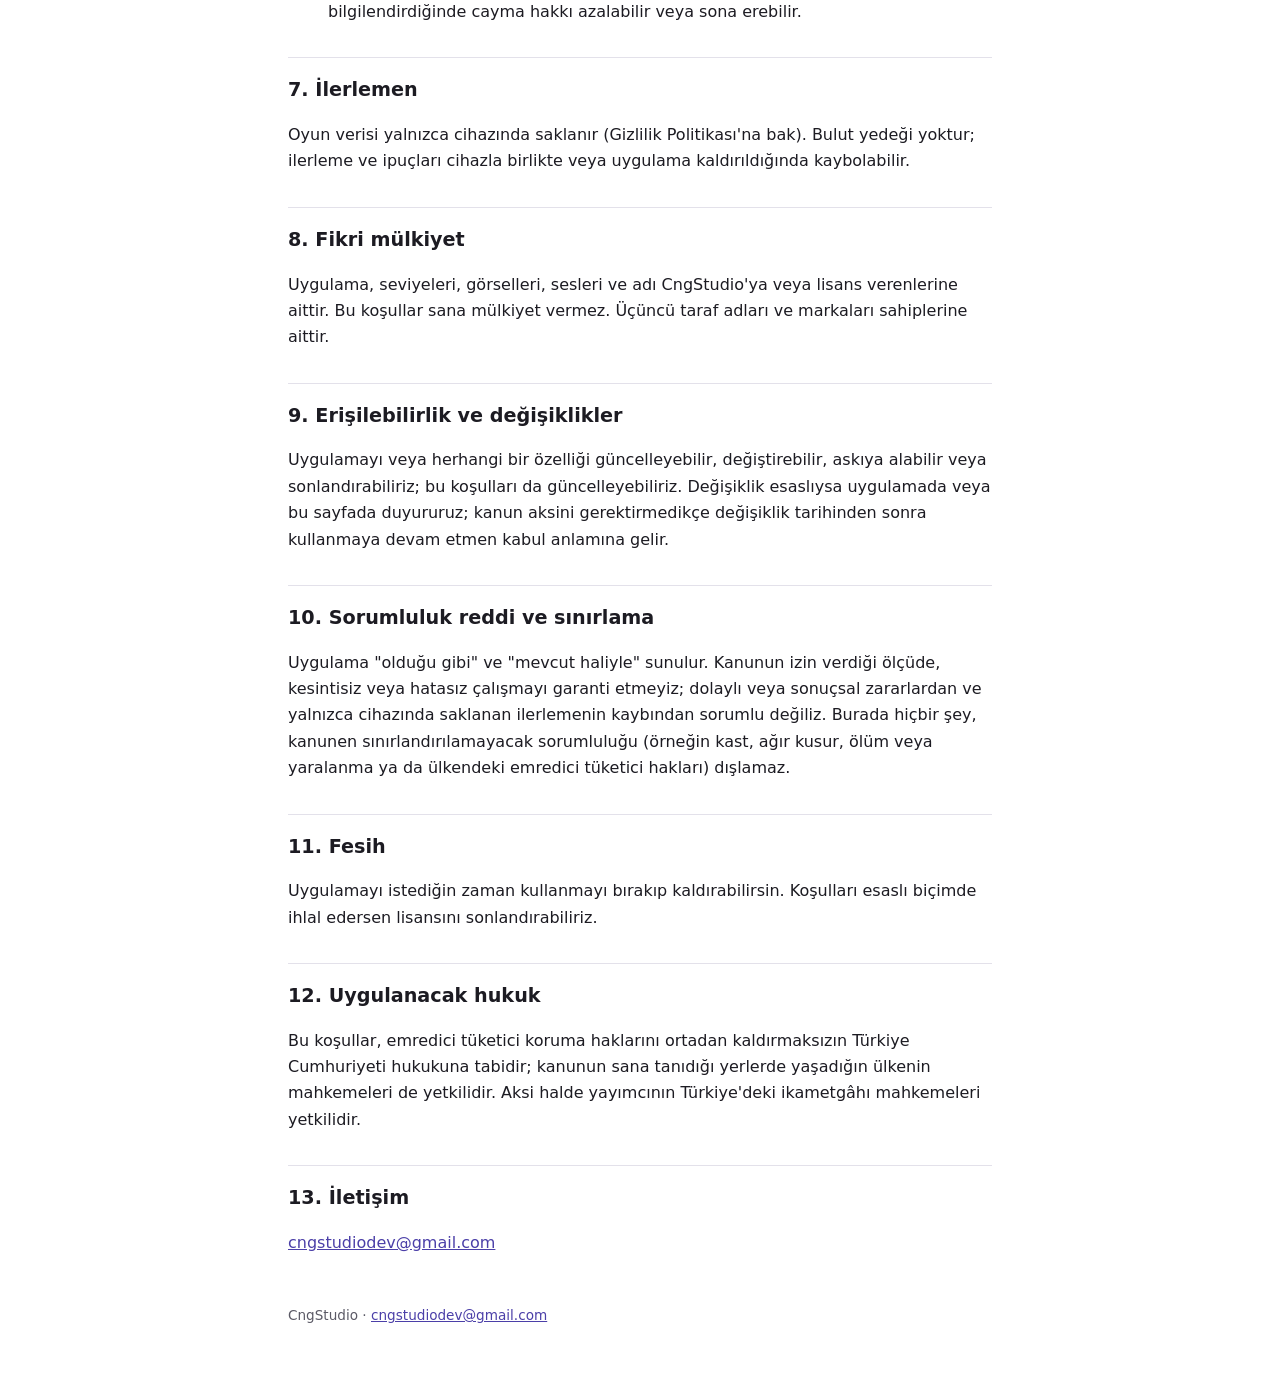
<file: glintvial/terms/tr/index.html>
<!doctype html>
<html lang="tr">
<head>
<meta charset="utf-8">
<meta name="viewport" content="width=device-width,initial-scale=1">
<title>Glintvial Kullanım Koşulları</title>
<meta name="description" content="CngStudio tarafından yayımlanan Glintvial mobil uygulamasının Kullanım Koşulları.">
<meta name="robots" content="index,follow">
<link rel="alternate" hreflang="en" href="https://cngstudiodev.github.io/glintvial/terms/">
<link rel="stylesheet" href="/assets/style.css">
</head>
<body>
<main>
<p class="nav"><a href="/glintvial/tr/">Glintvial</a><a href="/glintvial/privacy/tr/">Gizlilik Politikası</a><a href="/glintvial/terms/tr/">Kullanım Koşulları</a><a href="/glintvial/terms/">English</a></p>
<h1>Glintvial Kullanım Koşulları</h1>
<p class="meta">Son güncelleme: 2026-11-10 &middot; Yayımcı: CngStudio, işleten Yaren Ünlü, Vatan Mahallesi, Süleyman Binek Caddesi 91/C, Serdivan, Sakarya, Türkiye &middot; İletişim: <a href="mailto:cngstudiodev@gmail.com">cngstudiodev@gmail.com</a></p>

<h2>1. Sözleşme</h2>
<p>Glintvial'i yükleyerek veya kullanarak bu koşulları kabul edersin. Kabul etmiyorsan uygulamayı kullanma. iOS'ta Apple'ın standart Lisanslı Uygulama Son Kullanıcı Lisans Sözleşmesi de geçerlidir; kapsadığı konularda bu koşullarla çelişirse Apple'ın koşulları geçerlidir. Apple ve Google uygulamadan, içeriğinden, desteğinden veya bu koşullardan sorumlu değildir.</p>

<h2>2. Lisans</h2>
<p>Sana, sahip olduğun veya kontrol ettiğin cihazlara kurup özel, ticari olmayan amaçla kullanman için kişisel, münhasır olmayan, devredilemez ve geri alınabilir bir lisans veriyoruz. Kanunun bu madde fark etmeksizin sana tanıdığı haklar saklı kalmak üzere uygulamayı kopyalayamaz, değiştiremez, yeniden dağıtamaz, satamaz, kiralayamaz, tersine mühendislik yapamaz, kaynak kodu çıkaramaz veya bildirimleri kaldıramazsın. Açık kaynak bileşenler kendi lisansları altındadır; uygulamada <em>Ayarlar &gt; Lisanslar</em> bölümünde listelenir.</p>

<h2>3. Yaş</h2>
<p>Glintvial 13 yaş ve üzeri kullanıcılar içindir. Ülkenin hukuku sözleşme yapmak veya satın alma için daha yüksek yaş arıyorsa satın almak için ebeveyn veya vasinin izni gerekir.</p>

<h2>4. Adil kullanım</h2>
<p>Uygulamaya, satın alma veya reklam sistemlerine ya da başkalarının kullanımına müdahale etme; satın alma, ipucu veya reklam ödülü elde etmek için bot ya da değiştirilmiş istemci kullanma.</p>

<h2>5. Reklamlar</h2>
<p>Uygulama seviyeler arasında üçüncü taraf reklamlar gösterir. İlerlemek için reklam izlemen gerekmez; ödüllü reklamlar isteğe bağlıdır. Reklam içeriklerinden biz değil reklam verenler sorumludur. Reklamlara yapay tıklama yapma. Reklam tercihleri için <a href="/glintvial/privacy/tr/">Gizlilik Politikası</a>'na bak.</p>

<h2>6. Satın almalar</h2>
<ul>
<li>Satın almalar Apple App Store veya Google Play üzerinden yapılır; vergiler dahil fiyat, satın almadan önce mağaza tarafından gösterilir.</li>
<li><strong>Reklamları kaldır</strong> tek seferlik bir satın almadır, abonelik değildir. Aynı mağaza hesabıyla cihazlarında <em>Satın alımları geri yükle</em> ile geri yüklenebilir.</li>
<li><strong>İpucu paketleri</strong> tüketilebilirdir. Cihazında saklanır; cihazı kaybedersen, sıfırlarsan veya uygulamayı silersen geri yüklenemez.</li>
<li>Ödeme, iade ve iptal, mağaza hesabın için Apple'ın veya Google'ın koşullarına tabidir. Bu koşulların hiçbir hükmü, sana uygulanan ve feragat edilemeyen yasal cayma veya iade haklarını sınırlamaz. Kanunun dijital içeriğin hemen teslimine izin verdiği durumlarda, hemen teslim talep ettiğinde ve mağaza seni bilgilendirdiğinde cayma hakkı azalabilir veya sona erebilir.</li>
</ul>

<h2>7. İlerlemen</h2>
<p>Oyun verisi yalnızca cihazında saklanır (Gizlilik Politikası'na bak). Bulut yedeği yoktur; ilerleme ve ipuçları cihazla birlikte veya uygulama kaldırıldığında kaybolabilir.</p>

<h2>8. Fikri mülkiyet</h2>
<p>Uygulama, seviyeleri, görselleri, sesleri ve adı CngStudio'ya veya lisans verenlerine aittir. Bu koşullar sana mülkiyet vermez. Üçüncü taraf adları ve markaları sahiplerine aittir.</p>

<h2>9. Erişilebilirlik ve değişiklikler</h2>
<p>Uygulamayı veya herhangi bir özelliği güncelleyebilir, değiştirebilir, askıya alabilir veya sonlandırabiliriz; bu koşulları da güncelleyebiliriz. Değişiklik esaslıysa uygulamada veya bu sayfada duyururuz; kanun aksini gerektirmedikçe değişiklik tarihinden sonra kullanmaya devam etmen kabul anlamına gelir.</p>

<h2>10. Sorumluluk reddi ve sınırlama</h2>
<p>Uygulama "olduğu gibi" ve "mevcut haliyle" sunulur. Kanunun izin verdiği ölçüde, kesintisiz veya hatasız çalışmayı garanti etmeyiz; dolaylı veya sonuçsal zararlardan ve yalnızca cihazında saklanan ilerlemenin kaybından sorumlu değiliz. Burada hiçbir şey, kanunen sınırlandırılamayacak sorumluluğu (örneğin kast, ağır kusur, ölüm veya yaralanma ya da ülkendeki emredici tüketici hakları) dışlamaz.</p>

<h2>11. Fesih</h2>
<p>Uygulamayı istediğin zaman kullanmayı bırakıp kaldırabilirsin. Koşulları esaslı biçimde ihlal edersen lisansını sonlandırabiliriz.</p>

<h2>12. Uygulanacak hukuk</h2>
<p>Bu koşullar, emredici tüketici koruma haklarını ortadan kaldırmaksızın Türkiye Cumhuriyeti hukukuna tabidir; kanunun sana tanıdığı yerlerde yaşadığın ülkenin mahkemeleri de yetkilidir. Aksi halde yayımcının Türkiye'deki ikametgâhı mahkemeleri yetkilidir.</p>

<h2>13. İletişim</h2>
<p><a href="mailto:cngstudiodev@gmail.com">cngstudiodev@gmail.com</a></p>
<footer>CngStudio &middot; <a href="mailto:cngstudiodev@gmail.com">cngstudiodev@gmail.com</a></footer>
</main>
</body>
</html>
</file>
<file: assets/style.css>
:root{--bg:#fff;--fg:#1c1b22;--muted:#5b5a66;--accent:#4b3fa8;--line:#e3e1ea}
@media(prefers-color-scheme:dark){:root{--bg:#15122a;--fg:#ecebf3;--muted:#a9a7b8;--accent:#a99cff;--line:#2e2a4a}}
*{box-sizing:border-box}
body{margin:0;background:var(--bg);color:var(--fg);font:16px/1.65 system-ui,-apple-system,"Segoe UI",Roboto,sans-serif}
main{max-width:46rem;margin:0 auto;padding:1.5rem 1rem 4rem}
h1{font-size:1.8rem;line-height:1.25;margin:.5rem 0}
h2{font-size:1.2rem;margin:2rem 0 .4rem;border-top:1px solid var(--line);padding-top:1rem}
a{color:var(--accent)}
.meta,.nav{color:var(--muted);font-size:.9rem}
.nav a{margin-right:1rem}
table{border-collapse:collapse;width:100%;font-size:.92rem}
th,td{border:1px solid var(--line);padding:.4rem .5rem;text-align:left;vertical-align:top}
footer{margin-top:3rem;color:var(--muted);font-size:.85rem}
</file>
